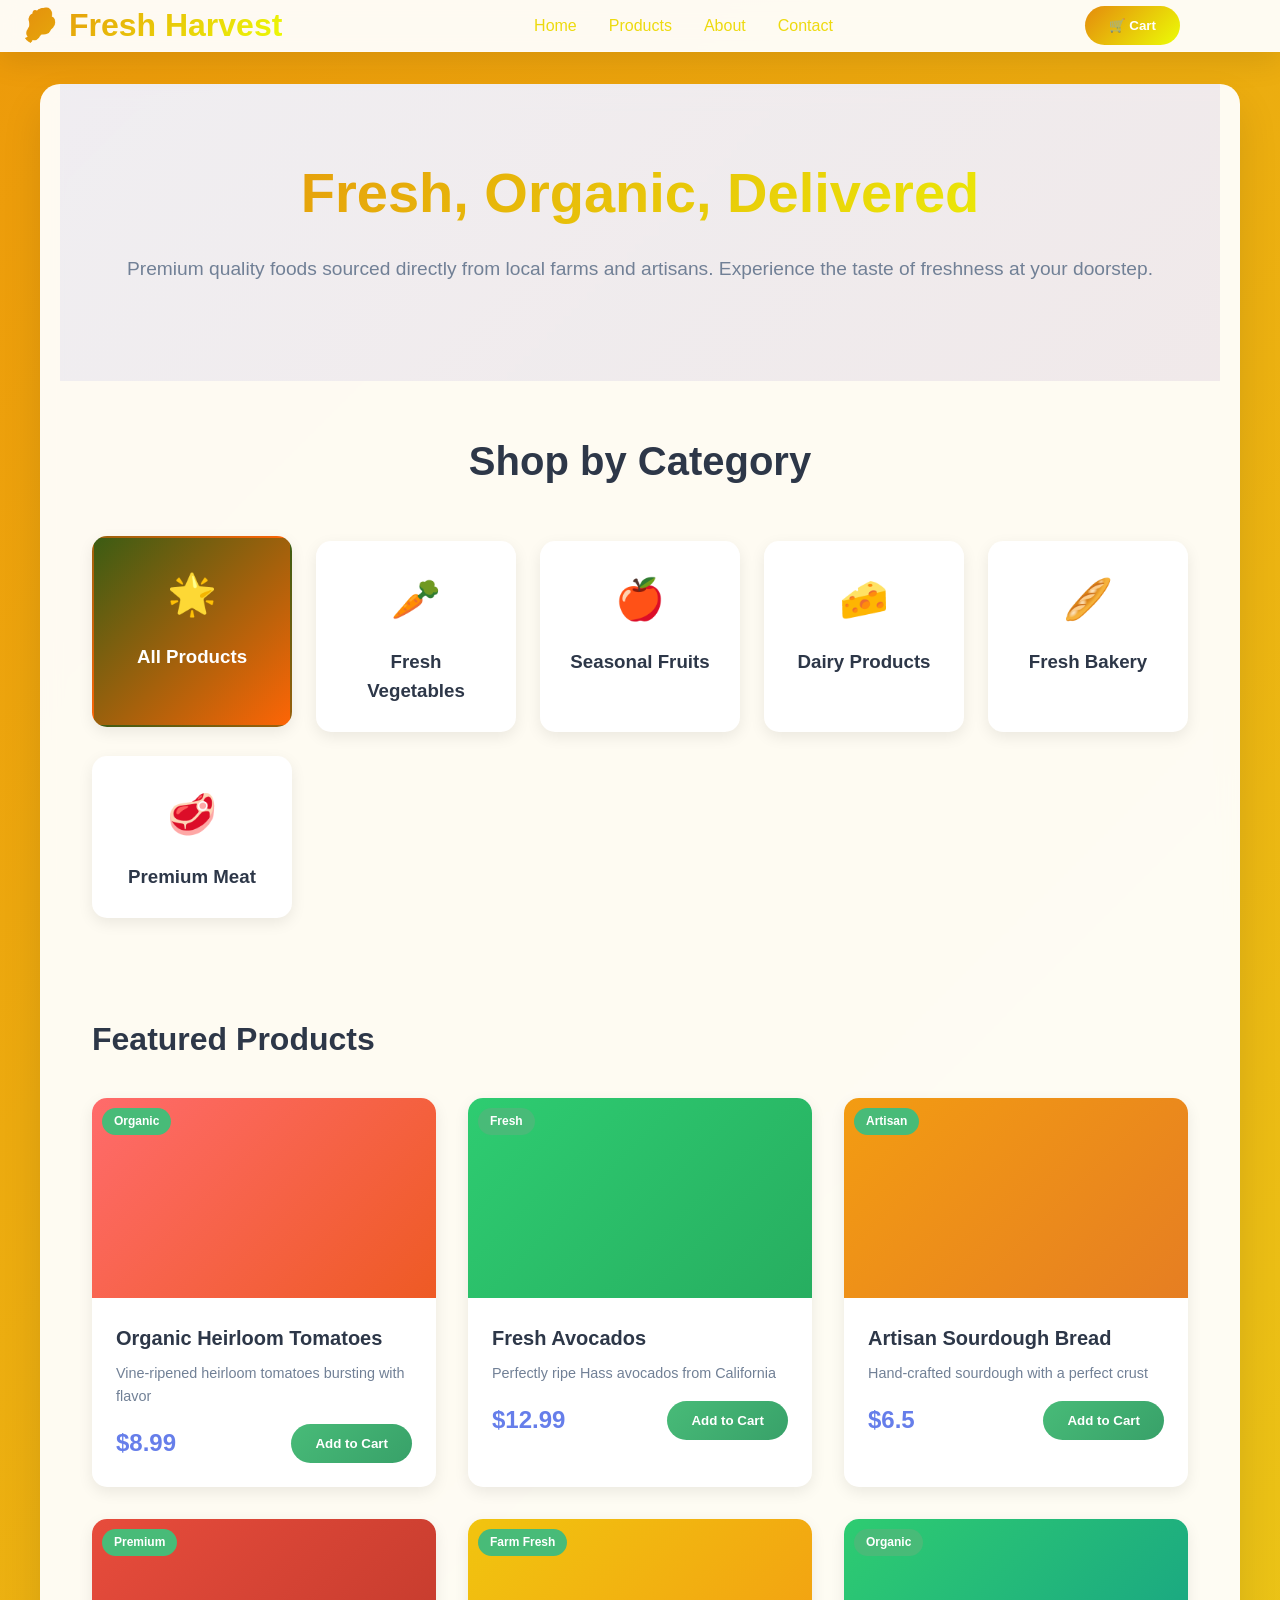
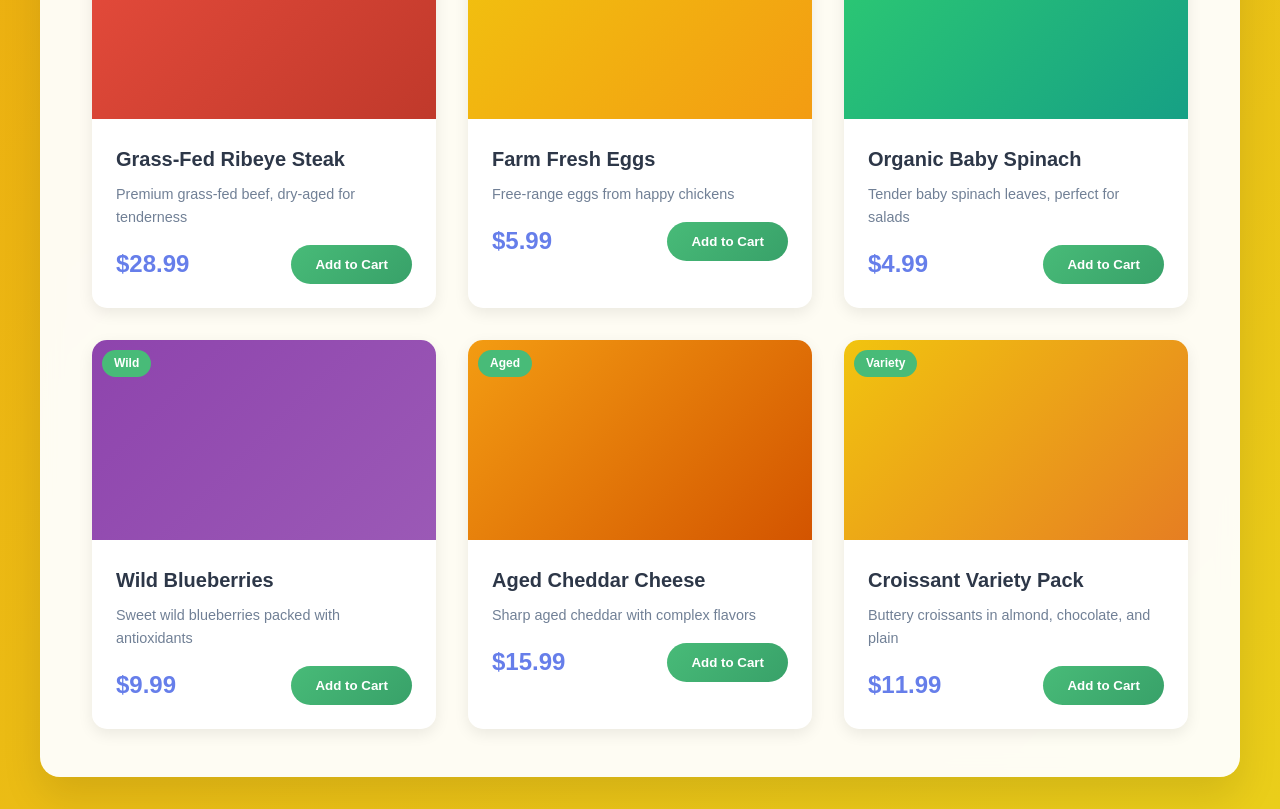
<file: index.html>
<!DOCTYPE html>
<html lang="en">
<head>
    <meta charset="UTF-8">
    <meta name="viewport" content="width=device-width, initial-scale=1.0">
    <title>Fresh Harvest - Premium Food Delivery</title>
    
  <link rel="stylesheet" href="cladueecommerce.css">
        

</head>
<body>
 
    <header>
        <nav class="container">
            <a href="#" class="logo">🥬 Fresh Harvest</a>
            <ul class="nav-links">
                <li><a href="#home">Home</a></li>
                <li><a href="#products">Products</a></li>
                <li><a href="#about">About</a></li>
                <li><a href="#contact">Contact</a></li>
            </ul>
            <button class="cart-btn" onclick="toggleCart()">
                🛒 Cart
                <span class="cart-count" id="cartCount">0</span>
            </button>
        </nav>
    </header>

    <main class="container">
        <section class="hero" id="home">
            <h1>Fresh, Organic, Delivered</h1>
            <p>Premium quality foods sourced directly from local farms and artisans. Experience the taste of freshness at your doorstep.</p>
        </section>

        <section class="categories">
            <h2>Shop by Category</h2>
            <div class="category-grid">
                <div class="category-card active" onclick="filterProducts('all')">
                    <div class="category-icon">🌟</div>
                    <h3>All Products</h3>
                </div>
                <div class="category-card" onclick="filterProducts('vegetables')">
                    <div class="category-icon">🥕</div>
                    <h3>Fresh Vegetables</h3>
                </div>
                <div class="category-card" onclick="filterProducts('fruits')">
                    <div class="category-icon">🍎</div>
                    <h3>Seasonal Fruits</h3>
                </div>
                <div class="category-card" onclick="filterProducts('dairy')">
                    <div class="category-icon">🧀</div>
                    <h3>Dairy Products</h3>
                </div>
                <div class="category-card" onclick="filterProducts('bakery')">
                    <div class="category-icon">🥖</div>
                    <h3>Fresh Bakery</h3>
                </div>
                <div class="category-card" onclick="filterProducts('meat')">
                    <div class="category-icon">🥩</div>
                    <h3>Premium Meat</h3>
                </div>
            </div>
        </section>

        <section class="products" id="products">
            <h3>Featured Products</h3>
            <div class="product-grid" id="productGrid">
                <!-- Products will be dynamically generated -->
            </div>
        </section>
    </main>

    <!-- Cart Modal -->
    <div class="cart-modal" id="cartModal">
        <div class="cart-content">
            <div class="cart-header">
                <h2>Shopping Cart</h2>
                <button class="close-cart" onclick="toggleCart()">&times;</button>
            </div>
            <div id="cartItems"></div>
            <div class="cart-total" id="cartTotal">Total: $0.00</div>
            <button class="checkout-btn" onclick="checkout()">Proceed to Checkout</button>
        </div>
    </div>
    <script src="claudeecommerce.js"></script>

</body>
</html>
</file>
<file: cladueecommerce.css>
* {
            margin: 0;
            padding: 0;
            box-sizing: border-box;
        }

        body {
            font-family: 'Inter', -apple-system, BlinkMacSystemFont, 'Segoe UI', Roboto, sans-serif;
            line-height: 1.6;
            color: #2d3748;
            background: linear-gradient(135deg, #ed9a0a 0%, #eace1a 100%);
            min-height: 100vh;
        }

        .container {
            max-width: 1200px;
            margin: 20 auto;
            padding: 0 20px;
        }

        /* Header */
        header {
            background: rgba(255, 255, 255, 0.95);
            backdrop-filter: blur(10px);
            box-shadow: 0 8px 32px rgba(0, 0, 0, 0.1);
            position: sticky;
            top: 0;
            z-index: 100;
            border-bottom: 1px solid rgba(255, 255, 255, 0.2);
        }

        nav {
            display: flex;
            justify-content: space-between;
            align-items: center;
            padding: 1rem 0;
        }

        .logo {
            font-size: 2rem;
            font-weight: 800;
            background: linear-gradient(135deg, #e48b0d, #ecfd06);
            -webkit-background-clip: text;
            background-clip: text;
            -webkit-text-fill-color: transparent;
            text-decoration: none;
        }

        .nav-links {
            display: flex;
            list-style: none;
            gap: 2rem;
            align-items: center;
        }

        .nav-links a {
            text-decoration: none;
            color: #edda0f;
            font-weight: 500;
            transition: all 0.3s ease;
            position: relative;
        }

        .nav-links a:hover {
            color: #eb9411;
            transform: translateY(-2px);
        }

        .cart-btn {
            background: linear-gradient(135deg, #e48b0d, #ecfd06);
            color: white;
            border: none;
            padding: 0.75rem 1.5rem;
            border-radius: 25px;
            cursor: pointer;
            font-weight: 600;
            transition: all 0.3s ease;
            position: relative;
        }

        .cart-btn:hover {
            transform: translateY(-2px);
            box-shadow: 0 10px 25px rgba(12, 203, 145, 0.4);
        }

        .cart-count {
            position: absolute;
            top: -8px;
            right: -8px;
            background: #e53e3e;
            color: white;
            border-radius: 50%;
            width: 20px;
            height: 20px;
            font-size: 0.75rem;
            display: flex;
            align-items: center;
            justify-content: center;
            font-weight: bold;
        }

        /* Main Content */
        main {
            background: rgba(255, 255, 255, 0.95);
            backdrop-filter: blur(10px);
            margin: 2rem auto;
            border-radius: 20px;
            box-shadow: 0 20px 40px rgba(0, 0, 0, 0.1);
            overflow: hidden;
        }

        /* Hero Section */
        .hero {
            background: linear-gradient(135deg, rgba(102, 126, 234, 0.1), rgba(118, 75, 162, 0.1));
            padding: 4rem 2rem;
            text-align: center;
        }

        .hero h1 {
            font-size: 3.5rem;
            font-weight: 800;
            margin-bottom: 1rem;
            background: linear-gradient(135deg, #e48b0d, #ecfd06);
            -webkit-background-clip: text;
            background-clip: text;
            -webkit-text-fill-color: transparent;
        }

        .hero p {
            font-size: 1.2rem;
            color: #718096;
            margin-bottom: 2rem;
        }

        /* Categories */
        .categories {
            padding: 3rem 2rem;
        }

        .categories h2 {
            text-align: center;
            font-size: 2.5rem;
            margin-bottom: 3rem;
            color: #2d3748;
        }

        .category-grid {
            display: grid;
            grid-template-columns: repeat(auto-fit, minmax(200px, 1fr));
            gap: 1.5rem;
            margin-bottom: 3rem;
        }

        .category-card {
            background: white;
            border-radius: 15px;
            padding: 1.5rem;
            text-align: center;
            cursor: pointer;
            transition: all 0.3s ease;
            box-shadow: 0 5px 15px rgba(0, 0, 0, 0.08);
            border: 2px solid transparent;
        }

        .category-card:hover {
            transform: translateY(-10px);
            box-shadow: 0 20px 40px rgba(0, 0, 0, 0.15);
            border-color: #667eea;
        }

        .category-card.active {
            background: linear-gradient(135deg, #3c5c13, #fd6506);
            color: white;
            transform: translateY(-5px);
        }

        .category-icon {
            font-size: 2.5rem;
            margin-bottom: 1rem;
        }

        /* Products */
        .products {
            padding: 0 2rem 3rem;
        }

        .products h3 {
            font-size: 2rem;
            margin-bottom: 2rem;
            color: #2d3748;
        }

        .product-grid {
            display: grid;
            grid-template-columns: repeat(auto-fill, minmax(280px, 1fr));
            gap: 2rem;
        }

        .product-card {
            background: white;
            border-radius: 15px;
            overflow: hidden;
            box-shadow: 0 5px 15px rgba(0, 0, 0, 0.08);
            transition: all 0.3s ease;
        }

        .product-card:hover {
            transform: translateY(-10px);
            box-shadow: 0 20px 40px rgba(0, 0, 0, 0.15);
        }

        .product-image {
            height: 200px;
            background-size: cover;
            background-position: center;
            position: relative;
        }

        .product-badge {
            position: absolute;
            top: 10px;
            left: 10px;
            background: #48bb78;
            color: white;
            padding: 0.25rem 0.75rem;
            border-radius: 15px;
            font-size: 0.75rem;
            font-weight: 600;
        }

        .product-info {
            padding: 1.5rem;
        }

        .product-name {
            font-size: 1.25rem;
            font-weight: 700;
            margin-bottom: 0.5rem;
            color: #2d3748;
        }

        .product-description {
            color: #718096;
            margin-bottom: 1rem;
            font-size: 0.9rem;
        }

        .product-footer {
            display: flex;
            justify-content: space-between;
            align-items: center;
        }

        .product-price {
            font-size: 1.5rem;
            font-weight: 700;
            color: #667eea;
        }

        .add-to-cart {
            background: linear-gradient(135deg, #48bb78, #38a169);
            color: white;
            border: none;
            padding: 0.75rem 1.5rem;
            border-radius: 25px;
            cursor: pointer;
            font-weight: 600;
            transition: all 0.3s ease;
        }

        .add-to-cart:hover {
            transform: translateY(-2px);
            box-shadow: 0 8px 20px rgba(72, 187, 120, 0.4);
        }

        /* Cart Modal */
        .cart-modal {
            display: none;
            position: fixed;
            top: 0;
            left: 0;
            width: 100%;
            height: 100%;
            background: rgba(0, 0, 0, 0.5);
            backdrop-filter: blur(5px);
            z-index: 1000;
        }

        .cart-content {
            position: absolute;
            top: 50%;
            left: 50%;
            transform: translate(-50%, -50%);
            background: white;
            border-radius: 20px;
            padding: 2rem;
            max-width: 600px;
            width: 90%;
            max-height: 80vh;
            overflow-y: auto;
        }

        .cart-header {
            display: flex;
            justify-content: space-between;
            align-items: center;
            margin-bottom: 2rem;
            padding-bottom: 1rem;
            border-bottom: 2px solid #e2e8f0;
        }

        .close-cart {
            background: none;
            border: none;
            font-size: 1.5rem;
            cursor: pointer;
            color: #718096;
        }

        .cart-item {
            display: flex;
            justify-content: space-between;
            align-items: center;
            padding: 1rem 0;
            border-bottom: 1px solid #e2e8f0;
        }

        .cart-total {
            text-align: center;
            padding: 2rem 0;
            font-size: 1.5rem;
            font-weight: 700;
            color: #2d3748;
        }

        .checkout-btn {
            width: 100%;
            background: linear-gradient(135deg, #667eea, #764ba2);
            color: white;
            border: none;
            padding: 1rem;
            border-radius: 25px;
            font-size: 1.1rem;
            font-weight: 600;
            cursor: pointer;
            transition: all 0.3s ease;
        }

        .checkout-btn:hover {
            transform: translateY(-2px);
            box-shadow: 0 10px 25px rgba(102, 126, 234, 0.4);
        }

        /* Responsive */
        @media (max-width: 768px) {
            .nav-links {
                display: none;
            }
            
            .hero h1 {
                font-size: 2.5rem;
            }
            
            .product-grid {
                grid-template-columns: repeat(auto-fill, minmax(250px, 1fr));
            }
        }

        /* Animation */
        @keyframes fadeInUp {
            from {
                opacity: 0;
                transform: translateY(30px);
            }
            to {
                opacity: 1;
                transform: translateY(0);
            }
        }

        .product-card {
            animation: fadeInUp 0.6s ease forwards;
        }

        .empty-cart {
            text-align: center;
            color: #718096;
            padding: 2rem;
        }
</file>
